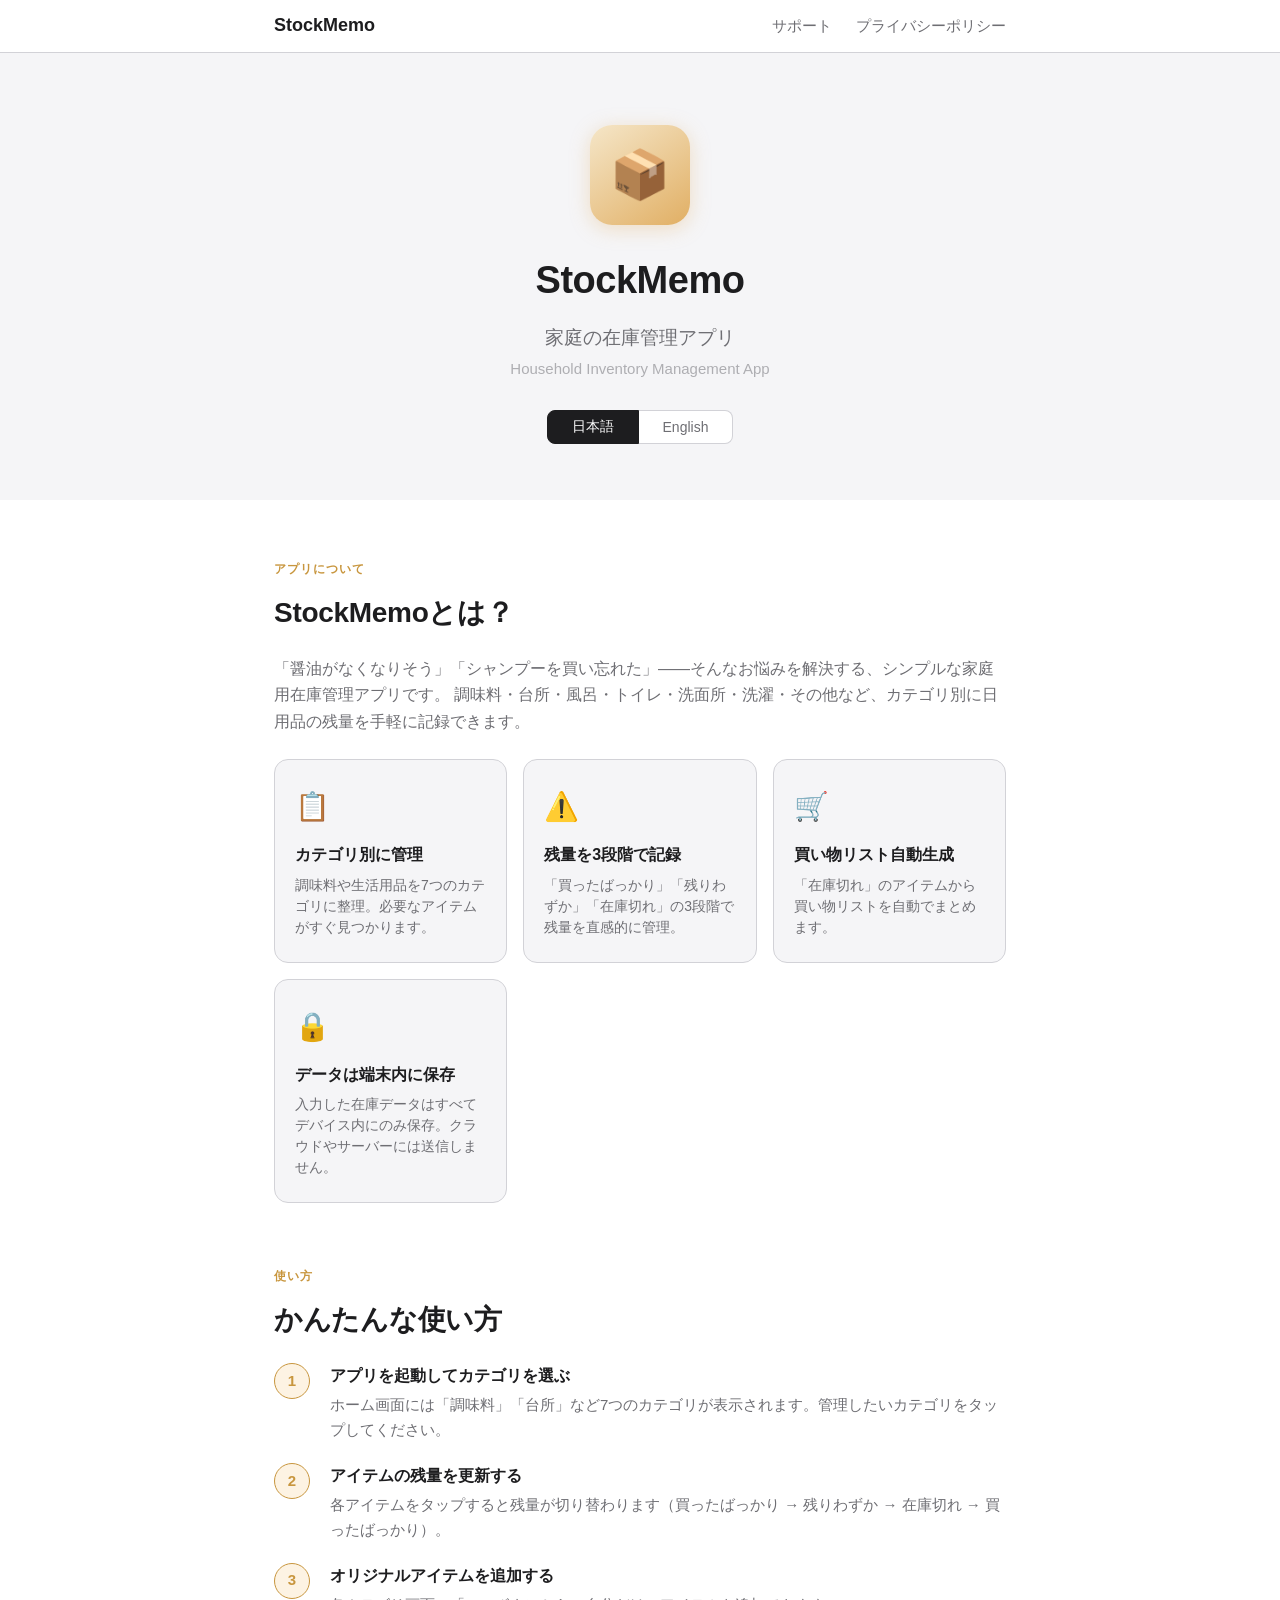
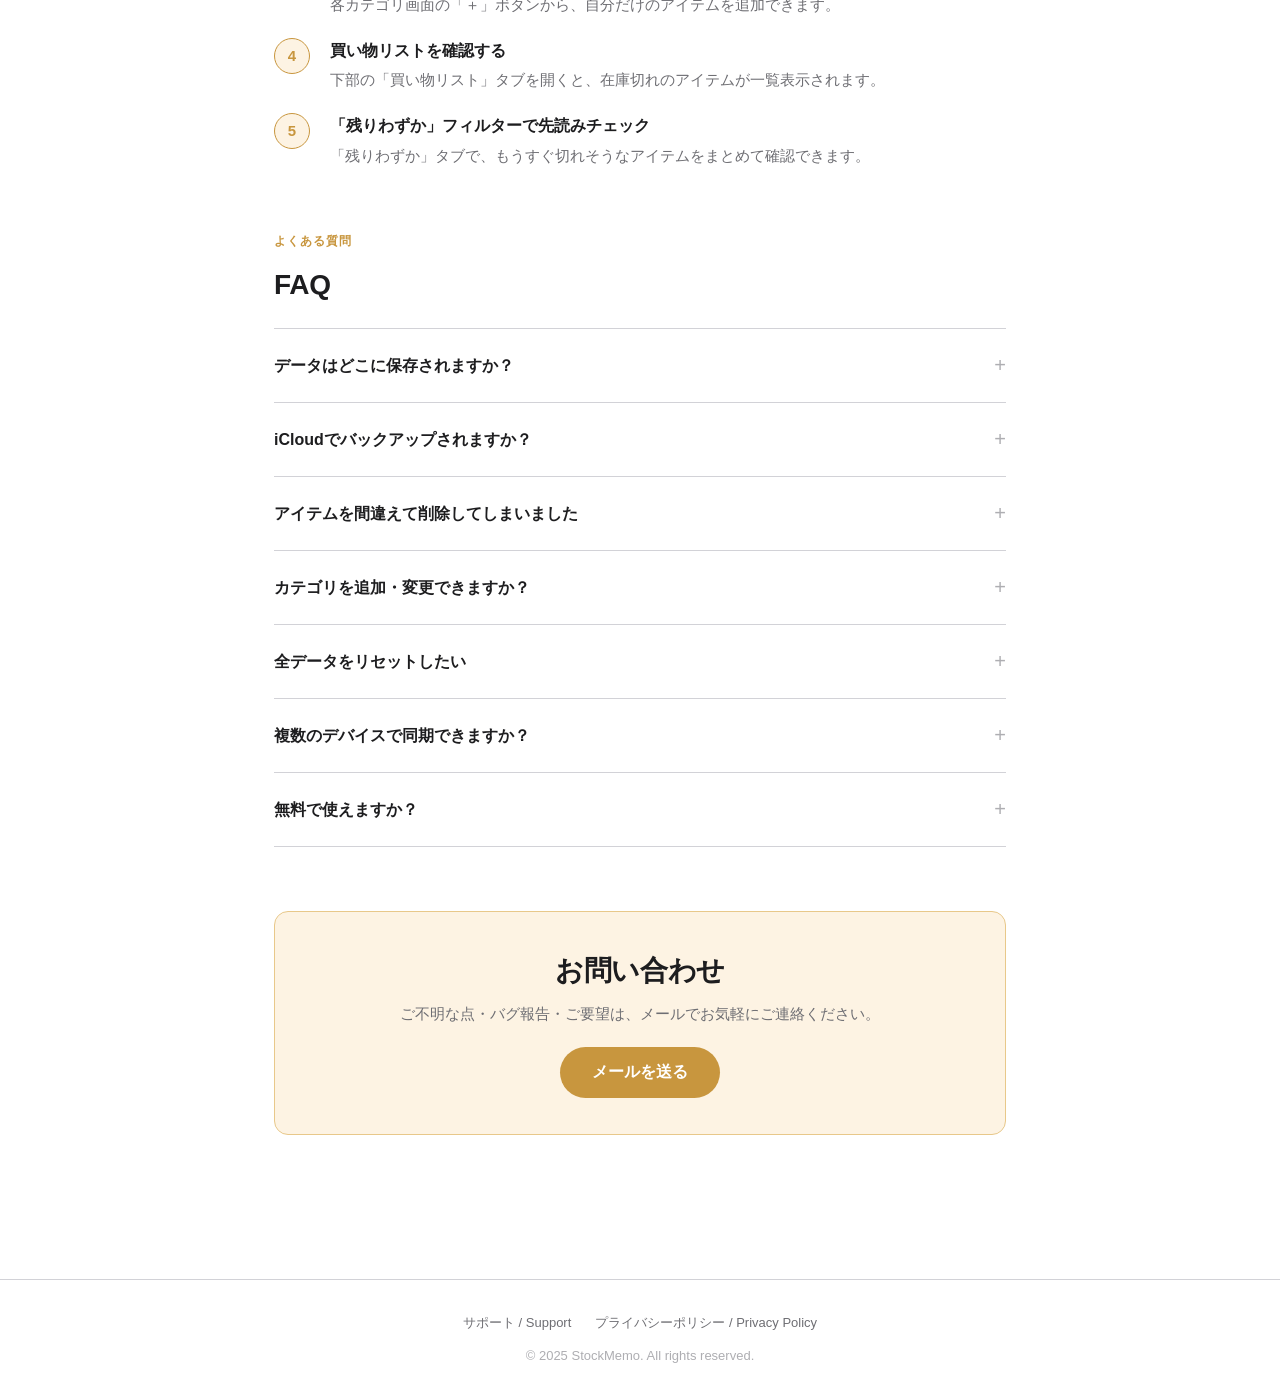
<file: docs/index.html>
<!DOCTYPE html>
<html lang="ja">
<head>
  <meta charset="UTF-8">
  <meta name="viewport" content="width=device-width, initial-scale=1.0">
  <title>StockMemo — サポート / Support</title>
  <meta name="description" content="StockMemo（家庭の在庫管理アプリ）のサポートページ。使い方・よくある質問・お問い合わせ。">
  <link rel="stylesheet" href="style.css">
</head>
<body>

<header class="site-header">
  <div class="nav-inner">
    <a href="index.html" class="nav-logo">StockMemo</a>
    <nav class="nav-links">
      <a href="index.html">サポート</a>
      <a href="privacy.html">プライバシーポリシー</a>
    </nav>
  </div>
</header>

<div class="hero">
  <div class="app-icon">📦</div>
  <h1>StockMemo</h1>
  <p class="tagline">家庭の在庫管理アプリ</p>
  <p class="tagline-en">Household Inventory Management App</p>
  <div class="lang-toggle">
    <button class="lang-btn active" onclick="setLang('ja')">日本語</button>
    <button class="lang-btn"        onclick="setLang('en')">English</button>
  </div>
</div>

<main>

  <!-- ========== 日本語 ========== -->
  <div data-lang="ja">

    <section>
      <p class="section-label">アプリについて</p>
      <h2>StockMemoとは？</h2>
      <p style="color:var(--text-secondary);font-size:16px;margin-bottom:24px;">
        「醤油がなくなりそう」「シャンプーを買い忘れた」——そんなお悩みを解決する、シンプルな家庭用在庫管理アプリです。
        調味料・台所・風呂・トイレ・洗面所・洗濯・その他など、カテゴリ別に日用品の残量を手軽に記録できます。
      </p>
      <div class="card-grid">
        <div class="card">
          <div class="card-icon">📋</div>
          <h3>カテゴリ別に管理</h3>
          <p>調味料や生活用品を7つのカテゴリに整理。必要なアイテムがすぐ見つかります。</p>
        </div>
        <div class="card">
          <div class="card-icon">⚠️</div>
          <h3>残量を3段階で記録</h3>
          <p>「買ったばっかり」「残りわずか」「在庫切れ」の3段階で残量を直感的に管理。</p>
        </div>
        <div class="card">
          <div class="card-icon">🛒</div>
          <h3>買い物リスト自動生成</h3>
          <p>「在庫切れ」のアイテムから買い物リストを自動でまとめます。</p>
        </div>
        <div class="card">
          <div class="card-icon">🔒</div>
          <h3>データは端末内に保存</h3>
          <p>入力した在庫データはすべてデバイス内にのみ保存。クラウドやサーバーには送信しません。</p>
        </div>
      </div>
    </section>

    <section>
      <p class="section-label">使い方</p>
      <h2>かんたんな使い方</h2>
      <div class="steps">
        <div class="step">
          <div class="step-num">1</div>
          <div class="step-body">
            <h3>アプリを起動してカテゴリを選ぶ</h3>
            <p>ホーム画面には「調味料」「台所」など7つのカテゴリが表示されます。管理したいカテゴリをタップしてください。</p>
          </div>
        </div>
        <div class="step">
          <div class="step-num">2</div>
          <div class="step-body">
            <h3>アイテムの残量を更新する</h3>
            <p>各アイテムをタップすると残量が切り替わります（買ったばっかり → 残りわずか → 在庫切れ → 買ったばっかり）。</p>
          </div>
        </div>
        <div class="step">
          <div class="step-num">3</div>
          <div class="step-body">
            <h3>オリジナルアイテムを追加する</h3>
            <p>各カテゴリ画面の「＋」ボタンから、自分だけのアイテムを追加できます。</p>
          </div>
        </div>
        <div class="step">
          <div class="step-num">4</div>
          <div class="step-body">
            <h3>買い物リストを確認する</h3>
            <p>下部の「買い物リスト」タブを開くと、在庫切れのアイテムが一覧表示されます。</p>
          </div>
        </div>
        <div class="step">
          <div class="step-num">5</div>
          <div class="step-body">
            <h3>「残りわずか」フィルターで先読みチェック</h3>
            <p>「残りわずか」タブで、もうすぐ切れそうなアイテムをまとめて確認できます。</p>
          </div>
        </div>
      </div>
    </section>

    <section>
      <p class="section-label">よくある質問</p>
      <h2>FAQ</h2>
      <div class="faq-list">
        <details>
          <summary>データはどこに保存されますか？</summary>
          <p class="answer">すべてのデータはお使いのiPhone・iPad内にのみ保存されます。クラウドやサーバーへの送信は一切行いません。</p>
        </details>
        <details>
          <summary>iCloudでバックアップされますか？</summary>
          <p class="answer">アプリのデータはiOSのバックアップ対象に含まれる場合があります（OSの設定に依存）。ただし、StockMemo自体がiCloudに同期する機能は持っていません。</p>
        </details>
        <details>
          <summary>アイテムを間違えて削除してしまいました</summary>
          <p class="answer">削除したアイテムは元に戻せません。ただし、デフォルトアイテムは「設定 → デフォルトアイテムを復元」から再登録できます。</p>
        </details>
        <details>
          <summary>カテゴリを追加・変更できますか？</summary>
          <p class="answer">現在のバージョンでは、7つの組み込みカテゴリが固定されています。カスタムカテゴリ機能は今後のアップデートを予定しています。</p>
        </details>
        <details>
          <summary>全データをリセットしたい</summary>
          <p class="answer">「設定」画面の「全データをリセット」をタップすると、すべてのアイテムの残量を「買ったばっかり」の状態に戻すことができます。アイテム自体は削除されません。</p>
        </details>
        <details>
          <summary>複数のデバイスで同期できますか？</summary>
          <p class="answer">現在のバージョンはデバイス間の同期機能を持っていません。データは端末内にのみ保存されます。</p>
        </details>
        <details>
          <summary>無料で使えますか？</summary>
          <p class="answer">StockMemoは無料でご利用いただけます。アプリ内課金・サブスクリプションはありません。近日中に広告が表示される予定です。</p>
        </details>
      </div>
    </section>

    <section>
      <div class="contact-box">
        <h2>お問い合わせ</h2>
        <p>ご不明な点・バグ報告・ご要望は、メールでお気軽にご連絡ください。</p>
        <a class="contact-btn" href="mailto:kahki.pridev@gmail.com">メールを送る</a>
      </div>
    </section>

  </div>

  <!-- ========== English ========== -->
  <div data-lang="en">

    <section>
      <p class="section-label">About the App</p>
      <h2>What is StockMemo?</h2>
      <p style="color:var(--text-secondary);font-size:16px;margin-bottom:24px;">
        "Is the soy sauce running low?" "I forgot to buy shampoo again." StockMemo solves these everyday
        problems with a simple household inventory tracker. Record stock levels for kitchen supplies,
        bathroom products, condiments, and more — all organized by category.
      </p>
      <div class="card-grid">
        <div class="card">
          <div class="card-icon">📋</div>
          <h3>Organized by Category</h3>
          <p>Keep items tidy across 7 built-in categories: Condiments, Kitchen, Bath, Toilet, Washroom, Laundry, and Other.</p>
        </div>
        <div class="card">
          <div class="card-icon">⚠️</div>
          <h3>3-Level Stock Tracking</h3>
          <p>Full, Low, or Out of Stock — tap any item to cycle through the three states instantly.</p>
        </div>
        <div class="card">
          <div class="card-icon">🛒</div>
          <h3>Auto Shopping List</h3>
          <p>All "Out of Stock" items are automatically collected into a ready-to-use shopping list.</p>
        </div>
        <div class="card">
          <div class="card-icon">🔒</div>
          <h3>Data Stays on Device</h3>
          <p>Your inventory data is stored only on your device — never sent to servers or the cloud.</p>
        </div>
      </div>
    </section>

    <section>
      <p class="section-label">How to Use</p>
      <h2>Getting Started</h2>
      <div class="steps">
        <div class="step">
          <div class="step-num">1</div>
          <div class="step-body">
            <h3>Open the app and choose a category</h3>
            <p>The home screen shows all 7 categories. Tap the one you want to manage.</p>
          </div>
        </div>
        <div class="step">
          <div class="step-num">2</div>
          <div class="step-body">
            <h3>Update stock levels</h3>
            <p>Tap any item to cycle its status: Full → Low → Out of Stock → Full.</p>
          </div>
        </div>
        <div class="step">
          <div class="step-num">3</div>
          <div class="step-body">
            <h3>Add your own items</h3>
            <p>Use the "+" button in any category to add custom items.</p>
          </div>
        </div>
        <div class="step">
          <div class="step-num">4</div>
          <div class="step-body">
            <h3>Check your shopping list</h3>
            <p>Tap the "Shopping List" tab at the bottom to see all out-of-stock items in one place.</p>
          </div>
        </div>
        <div class="step">
          <div class="step-num">5</div>
          <div class="step-body">
            <h3>Plan ahead with the "Low" filter</h3>
            <p>The "Low" tab shows everything running short so you can stock up before you run out.</p>
          </div>
        </div>
      </div>
    </section>

    <section>
      <p class="section-label">Frequently Asked Questions</p>
      <h2>FAQ</h2>
      <div class="faq-list">
        <details>
          <summary>Where is my data stored?</summary>
          <p class="answer">All data is stored exclusively on your iPhone or iPad. Nothing is ever sent to a server or the cloud.</p>
        </details>
        <details>
          <summary>Is my data backed up to iCloud?</summary>
          <p class="answer">StockMemo data may be included in standard iOS device backups depending on your iCloud settings. StockMemo itself does not sync to iCloud.</p>
        </details>
        <details>
          <summary>I accidentally deleted an item. Can I recover it?</summary>
          <p class="answer">Deleted items cannot be recovered. However, built-in default items can be restored via Settings → Restore Defaults.</p>
        </details>
        <details>
          <summary>Can I add or customize categories?</summary>
          <p class="answer">The current version has 7 fixed built-in categories. Custom category support is planned for a future update.</p>
        </details>
        <details>
          <summary>How do I reset everything?</summary>
          <p class="answer">Go to Settings and tap "Reset All Data" to set every item back to "Full" status. Your items will not be deleted.</p>
        </details>
        <details>
          <summary>Can I sync across multiple devices?</summary>
          <p class="answer">Multi-device sync is not available in the current version. Data is stored locally on the device only.</p>
        </details>
        <details>
          <summary>Is StockMemo free?</summary>
          <p class="answer">StockMemo is free to use. There are no in-app purchases or subscriptions. The app will display advertisements.</p>
        </details>
      </div>
    </section>

    <section>
      <div class="contact-box">
        <h2>Contact Us</h2>
        <p>Have a question, found a bug, or want to request a feature? We'd love to hear from you.</p>
        <a class="contact-btn" href="mailto:kahki.pridev@gmail.com">Send an Email</a>
      </div>
    </section>

  </div>

</main>

<footer>
  <div class="footer-links">
    <a href="index.html">サポート / Support</a>
    <a href="privacy.html">プライバシーポリシー / Privacy Policy</a>
  </div>
  <p>© 2025 StockMemo. All rights reserved.</p>
</footer>

<script>
  function setLang(lang) {
    document.querySelectorAll('[data-lang]').forEach(el => {
      el.style.display = el.dataset.lang === lang ? 'block' : 'none';
    });
    document.querySelectorAll('.lang-btn').forEach((btn, i) => {
      btn.classList.toggle('active', ['ja','en'][i] === lang);
    });
    document.documentElement.lang = lang;
    localStorage.setItem('stockmemo-lang', lang);
  }
  const saved = localStorage.getItem('stockmemo-lang');
  if (saved === 'en') setLang('en');
</script>

</body>
</html>
</file>
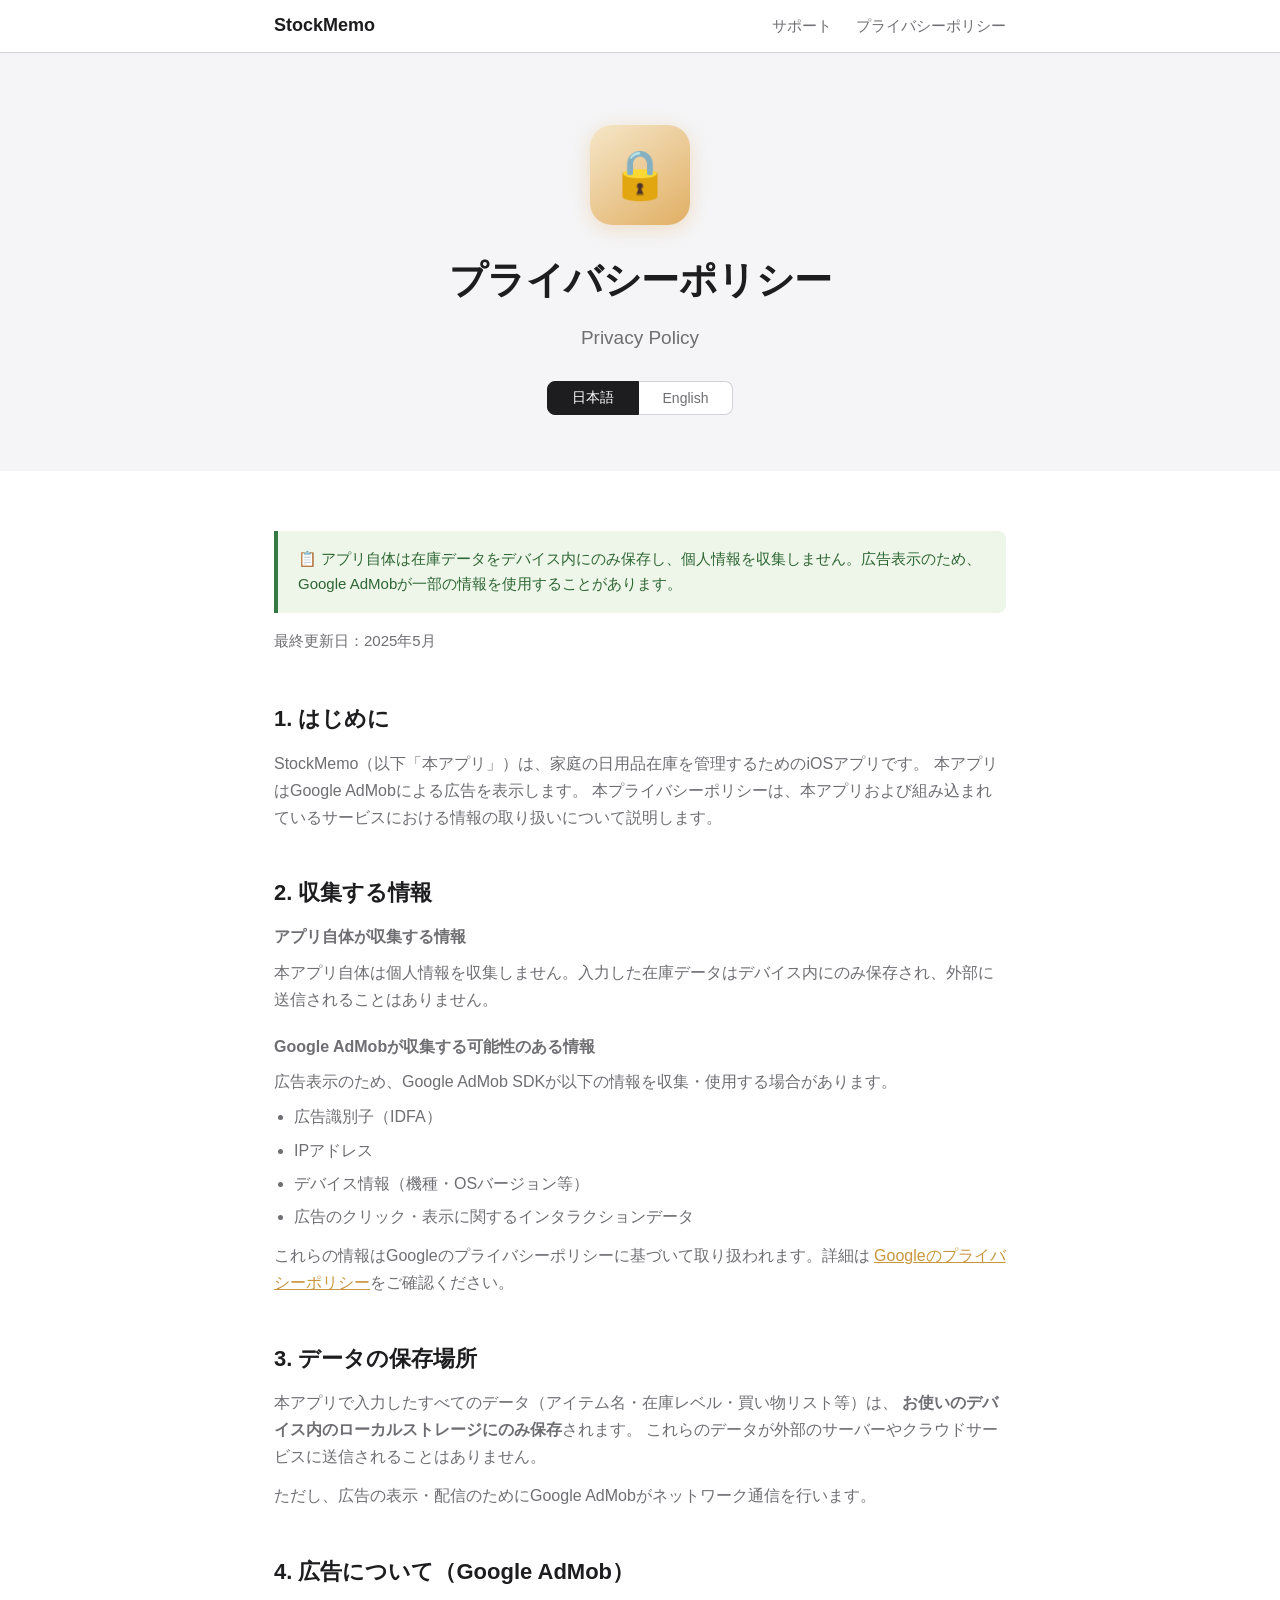
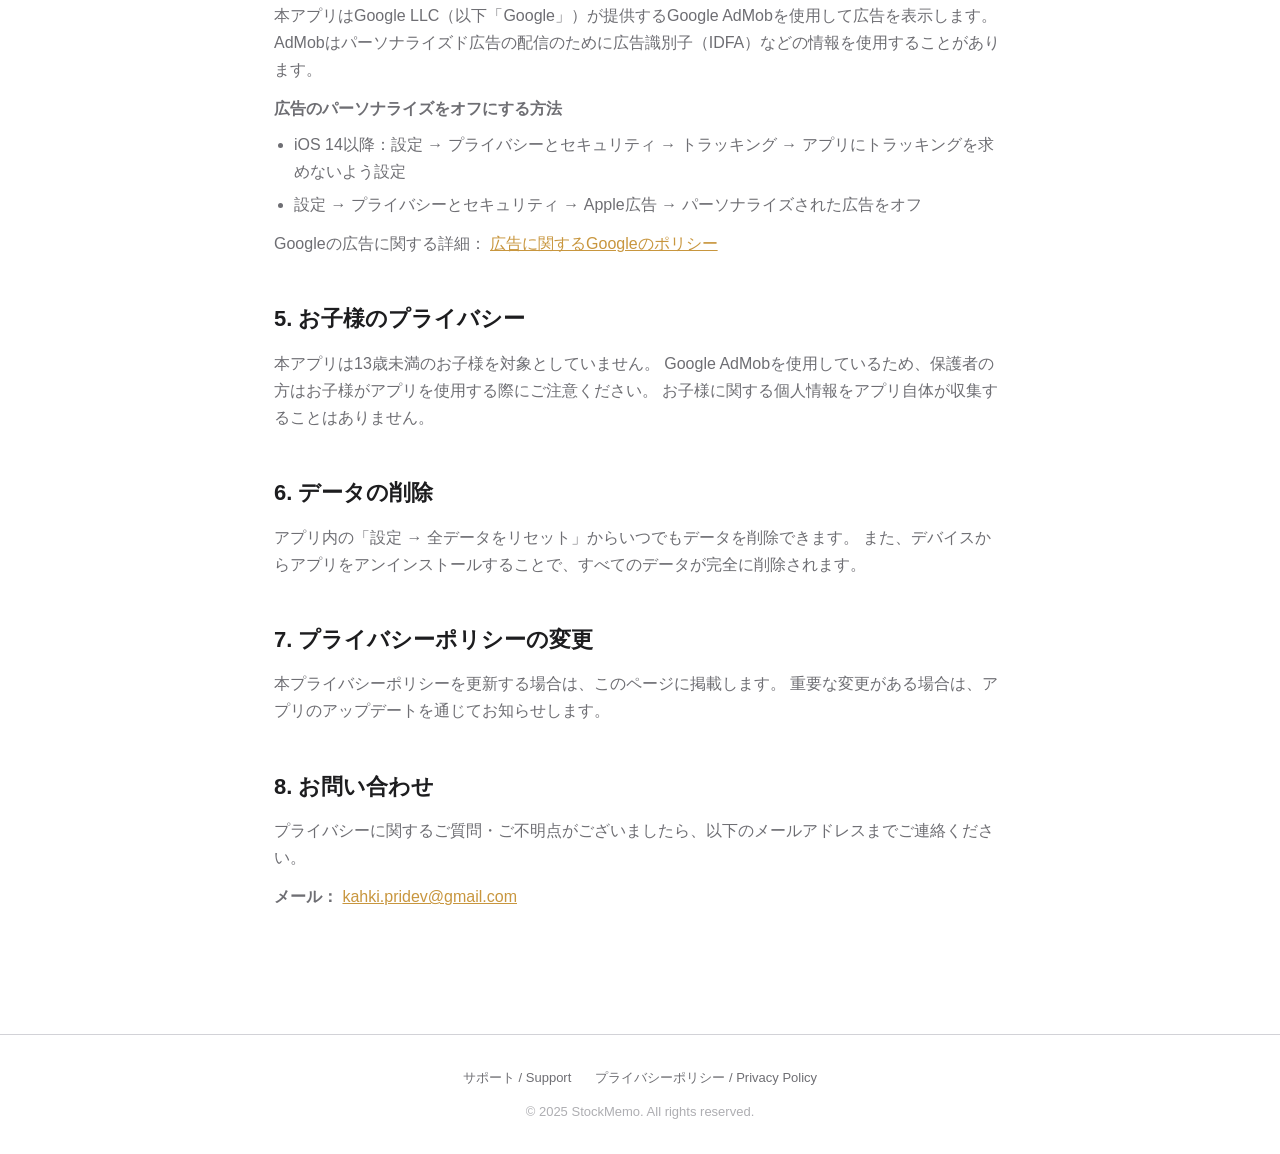
<file: docs/privacy.html>
<!DOCTYPE html>
<html lang="ja">
<head>
  <meta charset="UTF-8">
  <meta name="viewport" content="width=device-width, initial-scale=1.0">
  <title>プライバシーポリシー — StockMemo</title>
  <meta name="description" content="StockMemoのプライバシーポリシー。アプリ自体は個人データを収集しません。広告表示にはGoogle AdMobを使用します。">
  <link rel="stylesheet" href="style.css">
</head>
<body>

<header class="site-header">
  <div class="nav-inner">
    <a href="index.html" class="nav-logo">StockMemo</a>
    <nav class="nav-links">
      <a href="index.html">サポート</a>
      <a href="privacy.html">プライバシーポリシー</a>
    </nav>
  </div>
</header>

<div class="hero">
  <div class="app-icon">🔒</div>
  <h1>プライバシーポリシー</h1>
  <p class="tagline">Privacy Policy</p>
  <div class="lang-toggle">
    <button class="lang-btn active" onclick="setLang('ja')">日本語</button>
    <button class="lang-btn"        onclick="setLang('en')">English</button>
  </div>
</div>

<main>

  <!-- ========== 日本語 ========== -->
  <div data-lang="ja">

    <div class="highlight-box">
      📋 アプリ自体は在庫データをデバイス内にのみ保存し、個人情報を収集しません。広告表示のため、Google AdMobが一部の情報を使用することがあります。
    </div>

    <p style="color:var(--text-secondary);font-size:15px;margin-bottom:48px;">最終更新日：2025年5月</p>

    <div class="policy-section">
      <h2>1. はじめに</h2>
      <p>
        StockMemo（以下「本アプリ」）は、家庭の日用品在庫を管理するためのiOSアプリです。
        本アプリはGoogle AdMobによる広告を表示します。
        本プライバシーポリシーは、本アプリおよび組み込まれているサービスにおける情報の取り扱いについて説明します。
      </p>
    </div>

    <div class="policy-section">
      <h2>2. 収集する情報</h2>
      <p><strong>アプリ自体が収集する情報</strong></p>
      <p style="margin-top:8px;">本アプリ自体は個人情報を収集しません。入力した在庫データはデバイス内にのみ保存され、外部に送信されることはありません。</p>

      <p style="margin-top:20px;"><strong>Google AdMobが収集する可能性のある情報</strong></p>
      <p style="margin-top:8px;">広告表示のため、Google AdMob SDKが以下の情報を収集・使用する場合があります。</p>
      <ul>
        <li>広告識別子（IDFA）</li>
        <li>IPアドレス</li>
        <li>デバイス情報（機種・OSバージョン等）</li>
        <li>広告のクリック・表示に関するインタラクションデータ</li>
      </ul>
      <p style="margin-top:12px;">
        これらの情報はGoogleのプライバシーポリシーに基づいて取り扱われます。詳細は
        <a href="https://policies.google.com/privacy" target="_blank" rel="noopener" style="color:var(--accent);">Googleのプライバシーポリシー</a>をご確認ください。
      </p>
    </div>

    <div class="policy-section">
      <h2>3. データの保存場所</h2>
      <p>
        本アプリで入力したすべてのデータ（アイテム名・在庫レベル・買い物リスト等）は、
        <strong>お使いのデバイス内のローカルストレージにのみ保存</strong>されます。
        これらのデータが外部のサーバーやクラウドサービスに送信されることはありません。
      </p>
      <p style="margin-top:12px;">
        ただし、広告の表示・配信のためにGoogle AdMobがネットワーク通信を行います。
      </p>
    </div>

    <div class="policy-section">
      <h2>4. 広告について（Google AdMob）</h2>
      <p>
        本アプリはGoogle LLC（以下「Google」）が提供するGoogle AdMobを使用して広告を表示します。
        AdMobはパーソナライズド広告の配信のために広告識別子（IDFA）などの情報を使用することがあります。
      </p>
      <p style="margin-top:12px;"><strong>広告のパーソナライズをオフにする方法</strong></p>
      <ul style="margin-top:8px;">
        <li>iOS 14以降：設定 → プライバシーとセキュリティ → トラッキング → アプリにトラッキングを求めないよう設定</li>
        <li>設定 → プライバシーとセキュリティ → Apple広告 → パーソナライズされた広告をオフ</li>
      </ul>
      <p style="margin-top:12px;">
        Googleの広告に関する詳細：
        <a href="https://policies.google.com/technologies/ads" target="_blank" rel="noopener" style="color:var(--accent);">広告に関するGoogleのポリシー</a>
      </p>
    </div>

    <div class="policy-section">
      <h2>5. お子様のプライバシー</h2>
      <p>
        本アプリは13歳未満のお子様を対象としていません。
        Google AdMobを使用しているため、保護者の方はお子様がアプリを使用する際にご注意ください。
        お子様に関する個人情報をアプリ自体が収集することはありません。
      </p>
    </div>

    <div class="policy-section">
      <h2>6. データの削除</h2>
      <p>
        アプリ内の「設定 → 全データをリセット」からいつでもデータを削除できます。
        また、デバイスからアプリをアンインストールすることで、すべてのデータが完全に削除されます。
      </p>
    </div>

    <div class="policy-section">
      <h2>7. プライバシーポリシーの変更</h2>
      <p>
        本プライバシーポリシーを更新する場合は、このページに掲載します。
        重要な変更がある場合は、アプリのアップデートを通じてお知らせします。
      </p>
    </div>

    <div class="policy-section">
      <h2>8. お問い合わせ</h2>
      <p>プライバシーに関するご質問・ご不明点がございましたら、以下のメールアドレスまでご連絡ください。</p>
      <p style="margin-top:12px;">
        <strong>メール：</strong>
        <a href="mailto:kahki.pridev@gmail.com" style="color:var(--accent);">kahki.pridev@gmail.com</a>
      </p>
    </div>

  </div>

  <!-- ========== English ========== -->
  <div data-lang="en">

    <div class="highlight-box">
      📋 The app stores your inventory data locally on your device only and does not collect personal information. Google AdMob is used for advertising and may use certain information for ad delivery.
    </div>

    <p style="color:var(--text-secondary);font-size:15px;margin-bottom:48px;">Last updated: May 2025</p>

    <div class="policy-section">
      <h2>1. Introduction</h2>
      <p>
        StockMemo ("the App") is an iOS application for tracking household inventory.
        The App displays advertisements served by Google AdMob.
        This Privacy Policy explains how information is handled within the App and its integrated services.
      </p>
    </div>

    <div class="policy-section">
      <h2>2. Information We Collect</h2>
      <p><strong>Information collected by the App itself</strong></p>
      <p style="margin-top:8px;">StockMemo does not collect personal information. Inventory data you enter is stored only on your device and is never transmitted externally.</p>

      <p style="margin-top:20px;"><strong>Information collected by Google AdMob</strong></p>
      <p style="margin-top:8px;">To serve advertisements, the Google AdMob SDK may collect:</p>
      <ul>
        <li>Advertising identifier (IDFA)</li>
        <li>IP address</li>
        <li>Device information (model, OS version, etc.)</li>
        <li>Ad interaction data (impressions, clicks)</li>
      </ul>
      <p style="margin-top:12px;">
        This information is handled according to Google's Privacy Policy. For details, see the
        <a href="https://policies.google.com/privacy" target="_blank" rel="noopener" style="color:var(--accent);">Google Privacy Policy</a>.
      </p>
    </div>

    <div class="policy-section">
      <h2>3. Where Your Data Is Stored</h2>
      <p>
        All data you enter in the App — item names, stock levels, shopping list entries — is stored
        <strong>exclusively in local device storage on your own device.</strong>
        This data is never sent to external servers or cloud services.
      </p>
      <p style="margin-top:12px;">
        However, Google AdMob makes network requests for the purpose of serving and delivering advertisements.
      </p>
    </div>

    <div class="policy-section">
      <h2>4. Advertising (Google AdMob)</h2>
      <p>
        The App uses Google AdMob, provided by Google LLC, to display advertisements.
        AdMob may use the advertising identifier (IDFA) and other information to serve personalized ads.
      </p>
      <p style="margin-top:12px;"><strong>How to opt out of personalized ads</strong></p>
      <ul style="margin-top:8px;">
        <li>iOS 14+: Settings → Privacy &amp; Security → Tracking → disable "Allow Apps to Request to Track"</li>
        <li>Settings → Privacy &amp; Security → Apple Advertising → turn off Personalized Ads</li>
      </ul>
      <p style="margin-top:12px;">
        For more about Google's advertising practices, see
        <a href="https://policies.google.com/technologies/ads" target="_blank" rel="noopener" style="color:var(--accent);">How Google uses information from sites or apps that use our services</a>.
      </p>
    </div>

    <div class="policy-section">
      <h2>5. Children's Privacy</h2>
      <p>
        This App is not directed at children under the age of 13.
        Because the App uses Google AdMob, parents should supervise children's use of the App.
        The App itself does not collect any personal information from children.
      </p>
    </div>

    <div class="policy-section">
      <h2>6. Deleting Your Data</h2>
      <p>
        You can clear all app data at any time via Settings → Reset All Data within the App.
        Uninstalling the App from your device permanently removes all data.
      </p>
    </div>

    <div class="policy-section">
      <h2>7. Changes to This Policy</h2>
      <p>
        If we update this Privacy Policy, we will post the revised version on this page.
        Significant changes will be communicated through an app update notice.
      </p>
    </div>

    <div class="policy-section">
      <h2>8. Contact</h2>
      <p>If you have any questions or concerns about privacy, please reach out:</p>
      <p style="margin-top:12px;">
        <strong>Email:</strong>
        <a href="mailto:kahki.pridev@gmail.com" style="color:var(--accent);">kahki.pridev@gmail.com</a>
      </p>
    </div>

  </div>

</main>

<footer>
  <div class="footer-links">
    <a href="index.html">サポート / Support</a>
    <a href="privacy.html">プライバシーポリシー / Privacy Policy</a>
  </div>
  <p>© 2025 StockMemo. All rights reserved.</p>
</footer>

<script>
  function setLang(lang) {
    document.querySelectorAll('[data-lang]').forEach(el => {
      el.style.display = el.dataset.lang === lang ? 'block' : 'none';
    });
    document.querySelectorAll('.lang-btn').forEach((btn, i) => {
      btn.classList.toggle('active', ['ja','en'][i] === lang);
    });
    document.documentElement.lang = lang;
    localStorage.setItem('stockmemo-lang', lang);
  }
  const saved = localStorage.getItem('stockmemo-lang');
  if (saved === 'en') setLang('en');
</script>

</body>
</html>
</file>
<file: docs/style.css>
:root {
  --accent:       #C8963E;
  --accent-light: #FDF3E3;
  --text-primary: #1D1D1F;
  --text-secondary: #6E6E73;
  --text-tertiary: #AEAEB2;
  --border:       #D2D2D7;
  --bg:           #FFFFFF;
  --bg-alt:       #F5F5F7;
  --radius:       14px;
  --shadow:       0 2px 12px rgba(0,0,0,.08);
  --max-width:    780px;
}

*, *::before, *::after { box-sizing: border-box; margin: 0; padding: 0; }

html { scroll-behavior: smooth; }

body {
  font-family: -apple-system, BlinkMacSystemFont, "Segoe UI", Roboto, Helvetica, Arial, sans-serif;
  font-size: 17px;
  line-height: 1.65;
  color: var(--text-primary);
  background: var(--bg);
  -webkit-font-smoothing: antialiased;
}

/* ── Header ── */
.site-header {
  border-bottom: 1px solid var(--border);
  position: sticky;
  top: 0;
  z-index: 100;
  backdrop-filter: saturate(180%) blur(20px);
  -webkit-backdrop-filter: saturate(180%) blur(20px);
  background: rgba(255,255,255,.85);
}
.nav-inner {
  max-width: var(--max-width);
  margin: 0 auto;
  padding: 0 24px;
  height: 52px;
  display: flex;
  align-items: center;
  justify-content: space-between;
}
.nav-logo { font-weight: 700; font-size: 18px; color: var(--text-primary); text-decoration: none; }
.nav-links { display: flex; gap: 24px; }
.nav-links a { color: var(--text-secondary); text-decoration: none; font-size: 15px; }
.nav-links a:hover { color: var(--accent); }

/* ── Hero ── */
.hero {
  text-align: center;
  padding: 72px 24px 56px;
  background: var(--bg-alt);
}
.app-icon {
  width: 100px;
  height: 100px;
  border-radius: 22px;
  background: linear-gradient(145deg, #F5E6C8 0%, #E1AF64 100%);
  display: flex;
  align-items: center;
  justify-content: center;
  margin: 0 auto 24px;
  font-size: 48px;
  box-shadow: 0 4px 20px rgba(225,175,100,.35);
}
.hero h1 { font-size: 38px; font-weight: 700; letter-spacing: -.5px; }
.hero .tagline { margin-top: 10px; font-size: 19px; color: var(--text-secondary); }
.hero .tagline-en { margin-top: 4px; font-size: 15px; color: var(--text-tertiary); }

/* ── Language toggle ── */
.lang-toggle { display: flex; justify-content: center; margin-top: 28px; }
.lang-btn {
  padding: 7px 24px;
  border: 1px solid var(--border);
  background: var(--bg);
  font-size: 14px;
  cursor: pointer;
  color: var(--text-secondary);
  transition: background .15s, color .15s;
}
.lang-btn:first-child { border-radius: 8px 0 0 8px; }
.lang-btn:last-child  { border-radius: 0 8px 8px 0; border-left: none; }
.lang-btn.active { background: var(--text-primary); color: #fff; border-color: var(--text-primary); }

/* ── Main content ── */
main {
  max-width: var(--max-width);
  margin: 0 auto;
  padding: 60px 24px 80px;
}
section { margin-bottom: 64px; }

.section-label {
  font-size: 12px;
  font-weight: 700;
  letter-spacing: 1px;
  text-transform: uppercase;
  color: var(--accent);
  margin-bottom: 10px;
}
section h2 {
  font-size: 28px;
  font-weight: 700;
  letter-spacing: -.3px;
  margin-bottom: 20px;
}

/* ── Cards ── */
.card-grid {
  display: grid;
  grid-template-columns: repeat(auto-fill, minmax(220px, 1fr));
  gap: 16px;
}
.card {
  background: var(--bg-alt);
  border-radius: var(--radius);
  padding: 24px 20px;
  border: 1px solid var(--border);
}
.card-icon { font-size: 28px; margin-bottom: 12px; }
.card h3 { font-size: 16px; font-weight: 600; margin-bottom: 6px; }
.card p  { font-size: 14px; color: var(--text-secondary); line-height: 1.5; }

/* ── Steps ── */
.steps { display: flex; flex-direction: column; gap: 20px; }
.step { display: flex; gap: 20px; align-items: flex-start; }
.step-num {
  flex-shrink: 0;
  width: 36px;
  height: 36px;
  border-radius: 50%;
  background: var(--accent-light);
  color: var(--accent);
  font-weight: 700;
  font-size: 15px;
  display: flex;
  align-items: center;
  justify-content: center;
  border: 1.5px solid var(--accent);
}
.step-body h3 { font-size: 16px; font-weight: 600; margin-bottom: 4px; }
.step-body p  { font-size: 15px; color: var(--text-secondary); }

/* ── FAQ ── */
.faq-list { display: flex; flex-direction: column; }
details { border-top: 1px solid var(--border); padding: 20px 0; }
details:last-child { border-bottom: 1px solid var(--border); }
summary {
  font-size: 16px;
  font-weight: 600;
  cursor: pointer;
  list-style: none;
  display: flex;
  justify-content: space-between;
  align-items: center;
}
summary::-webkit-details-marker { display: none; }
summary::after { content: "+"; font-size: 20px; font-weight: 300; color: var(--text-tertiary); }
details[open] summary::after { content: "−"; }
details .answer { margin-top: 12px; color: var(--text-secondary); font-size: 15px; line-height: 1.6; }

/* ── Contact ── */
.contact-box {
  background: var(--accent-light);
  border: 1px solid #E8C88A;
  border-radius: var(--radius);
  padding: 36px 32px;
  text-align: center;
}
.contact-box h2 { margin-bottom: 8px; }
.contact-box p { color: var(--text-secondary); margin-bottom: 20px; font-size: 15px; }
.contact-btn {
  display: inline-block;
  background: var(--accent);
  color: #fff;
  padding: 12px 32px;
  border-radius: 980px;
  text-decoration: none;
  font-weight: 600;
  font-size: 16px;
}
.contact-btn:hover { background: #b8832e; }

/* ── Privacy page ── */
.policy-section { margin-bottom: 44px; }
.policy-section h2 { font-size: 22px; font-weight: 700; margin-bottom: 12px; }
.policy-section p,
.policy-section li { font-size: 16px; color: var(--text-secondary); line-height: 1.7; }
.policy-section ul { padding-left: 20px; margin-top: 8px; }
.policy-section li { margin-bottom: 6px; }
.highlight-box {
  background: #EDF6E9;
  border-left: 4px solid #357A45;
  border-radius: 0 8px 8px 0;
  padding: 16px 20px;
  margin: 0 0 16px;
  color: #2E6634;
  font-size: 15px;
  font-weight: 500;
}

/* ── Footer ── */
footer {
  border-top: 1px solid var(--border);
  padding: 32px 24px;
  text-align: center;
  color: var(--text-tertiary);
  font-size: 13px;
}
footer a { color: var(--text-secondary); text-decoration: none; }
footer a:hover { color: var(--accent); }
.footer-links { display: flex; justify-content: center; gap: 24px; margin-bottom: 12px; }

/* ── Language sections ── */
[data-lang="en"] { display: none; }

/* ── Responsive ── */
@media (max-width: 600px) {
  .hero h1 { font-size: 28px; }
  .hero .tagline { font-size: 16px; }
  section h2 { font-size: 22px; }
  .card-grid { grid-template-columns: 1fr; }
  .contact-box { padding: 28px 20px; }
  .policy-section h2 { font-size: 19px; }
  .nav-inner { padding: 0 16px; }
  main { padding: 40px 16px 60px; }
}
</file>
